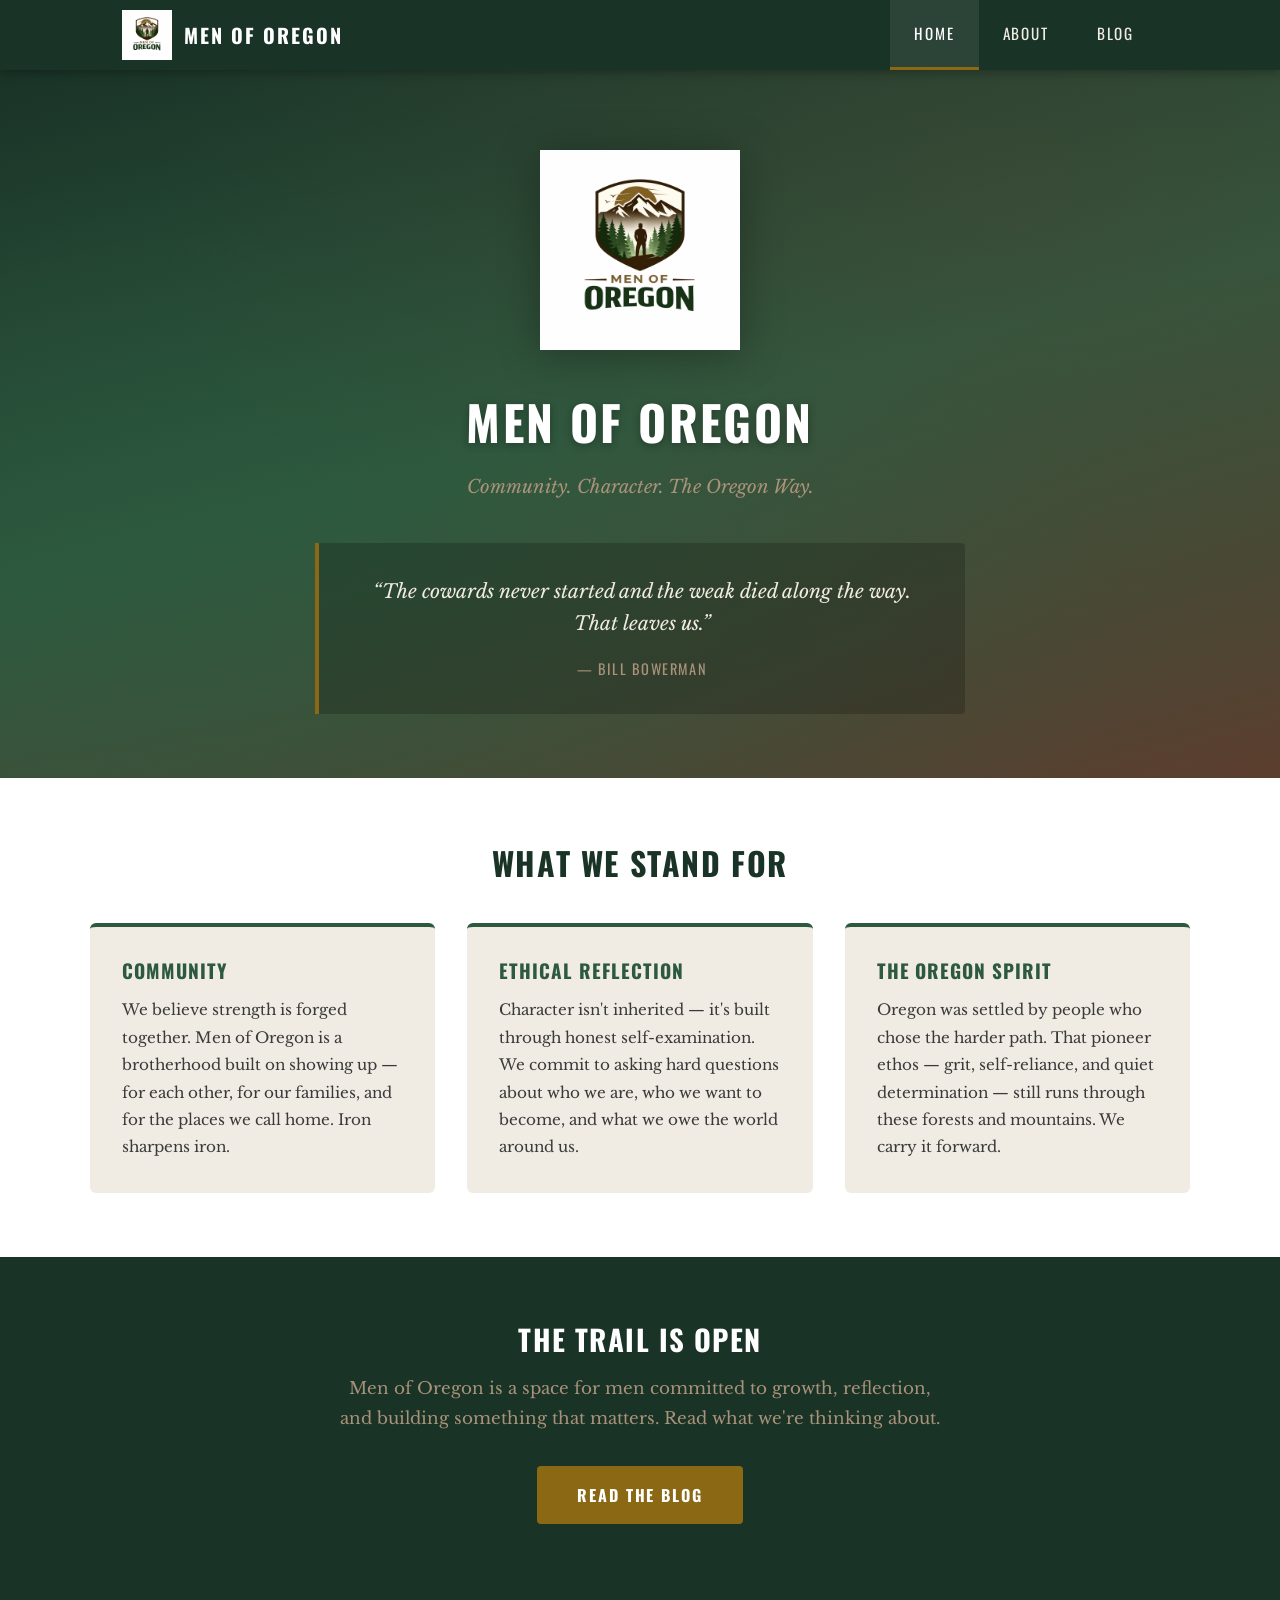
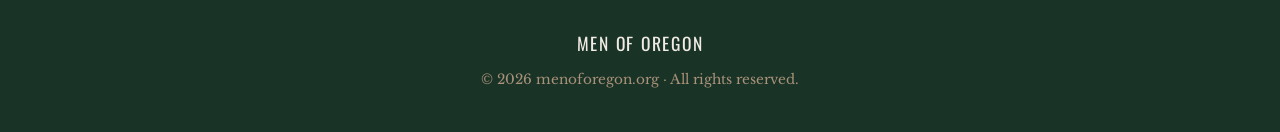
<file: index.html>
<!DOCTYPE html>
<html lang="en">
<head>
  <meta charset="UTF-8">
  <meta name="viewport" content="width=device-width, initial-scale=1.0">
  <title>Men of Oregon — Community, Character, Oregon</title>
  <meta name="description" content="Men of Oregon is a community rooted in personal ethics, reflection, and the rugged spirit of the Pacific Northwest.">
  <link rel="preconnect" href="https://fonts.googleapis.com">
  <link href="https://fonts.googleapis.com/css2?family=Libre+Baskerville:ital,wght@0,400;0,700;1,400&family=Oswald:wght@400;600;700&display=swap" rel="stylesheet">
  <link rel="stylesheet" href="css/styles.css">
  <link rel="icon" href="images/logo.png" type="image/png">
</head>
<body>

  <!-- Navigation -->
  <nav class="site-nav">
    <div class="nav-container">
      <a href="index.html" class="nav-brand">
        <img src="images/logo.png" alt="Men of Oregon logo">
        <span>Men of Oregon</span>
      </a>
      <button class="nav-toggle" aria-label="Toggle navigation" onclick="document.querySelector('.nav-links').classList.toggle('open')">
        <span></span><span></span><span></span>
      </button>
      <ul class="nav-links">
        <li><a href="index.html" class="active">Home</a></li>
        <li><a href="about.html">About</a></li>
        <li><a href="blog.html">Blog</a></li>
      </ul>
    </div>
  </nav>

  <!-- Hero Section -->
  <section class="hero">
    <div class="hero-content">
      <img src="images/logo.png" alt="Men of Oregon" class="hero-logo">
      <h1>Men of Oregon</h1>
      <p class="hero-subtitle">Community. Character. The Oregon Way.</p>
      <div class="featured-quote">
        <p>&ldquo;The cowards never started and the weak died along the way. That leaves us.&rdquo;</p>
        <cite>&mdash; Bill Bowerman</cite>
      </div>
    </div>
  </section>

  <!-- Pillars Section -->
  <section class="pillars">
    <div class="pillars-container">
      <h2>What We Stand For</h2>
      <div class="pillars-grid">
        <div class="pillar-card">
          <h3>Community</h3>
          <p>We believe strength is forged together. Men of Oregon is a brotherhood built on showing up — for each other, for our families, and for the places we call home. Iron sharpens iron.</p>
        </div>
        <div class="pillar-card">
          <h3>Ethical Reflection</h3>
          <p>Character isn't inherited — it's built through honest self-examination. We commit to asking hard questions about who we are, who we want to become, and what we owe the world around us.</p>
        </div>
        <div class="pillar-card">
          <h3>The Oregon Spirit</h3>
          <p>Oregon was settled by people who chose the harder path. That pioneer ethos — grit, self-reliance, and quiet determination — still runs through these forests and mountains. We carry it forward.</p>
        </div>
      </div>
    </div>
  </section>

  <!-- CTA Section -->
  <section class="cta-section">
    <h2>The Trail Is Open</h2>
    <p>Men of Oregon is a space for men committed to growth, reflection, and building something that matters. Read what we're thinking about.</p>
    <a href="blog.html" class="cta-button">Read the Blog</a>
  </section>

  <!-- Footer -->
  <footer class="site-footer">
    <div class="footer-container">
      <div class="footer-brand">Men of Oregon</div>
      <p>&copy; 2026 menoforegon.org &middot; All rights reserved.</p>
    </div>
  </footer>

</body>
</html>
</file>
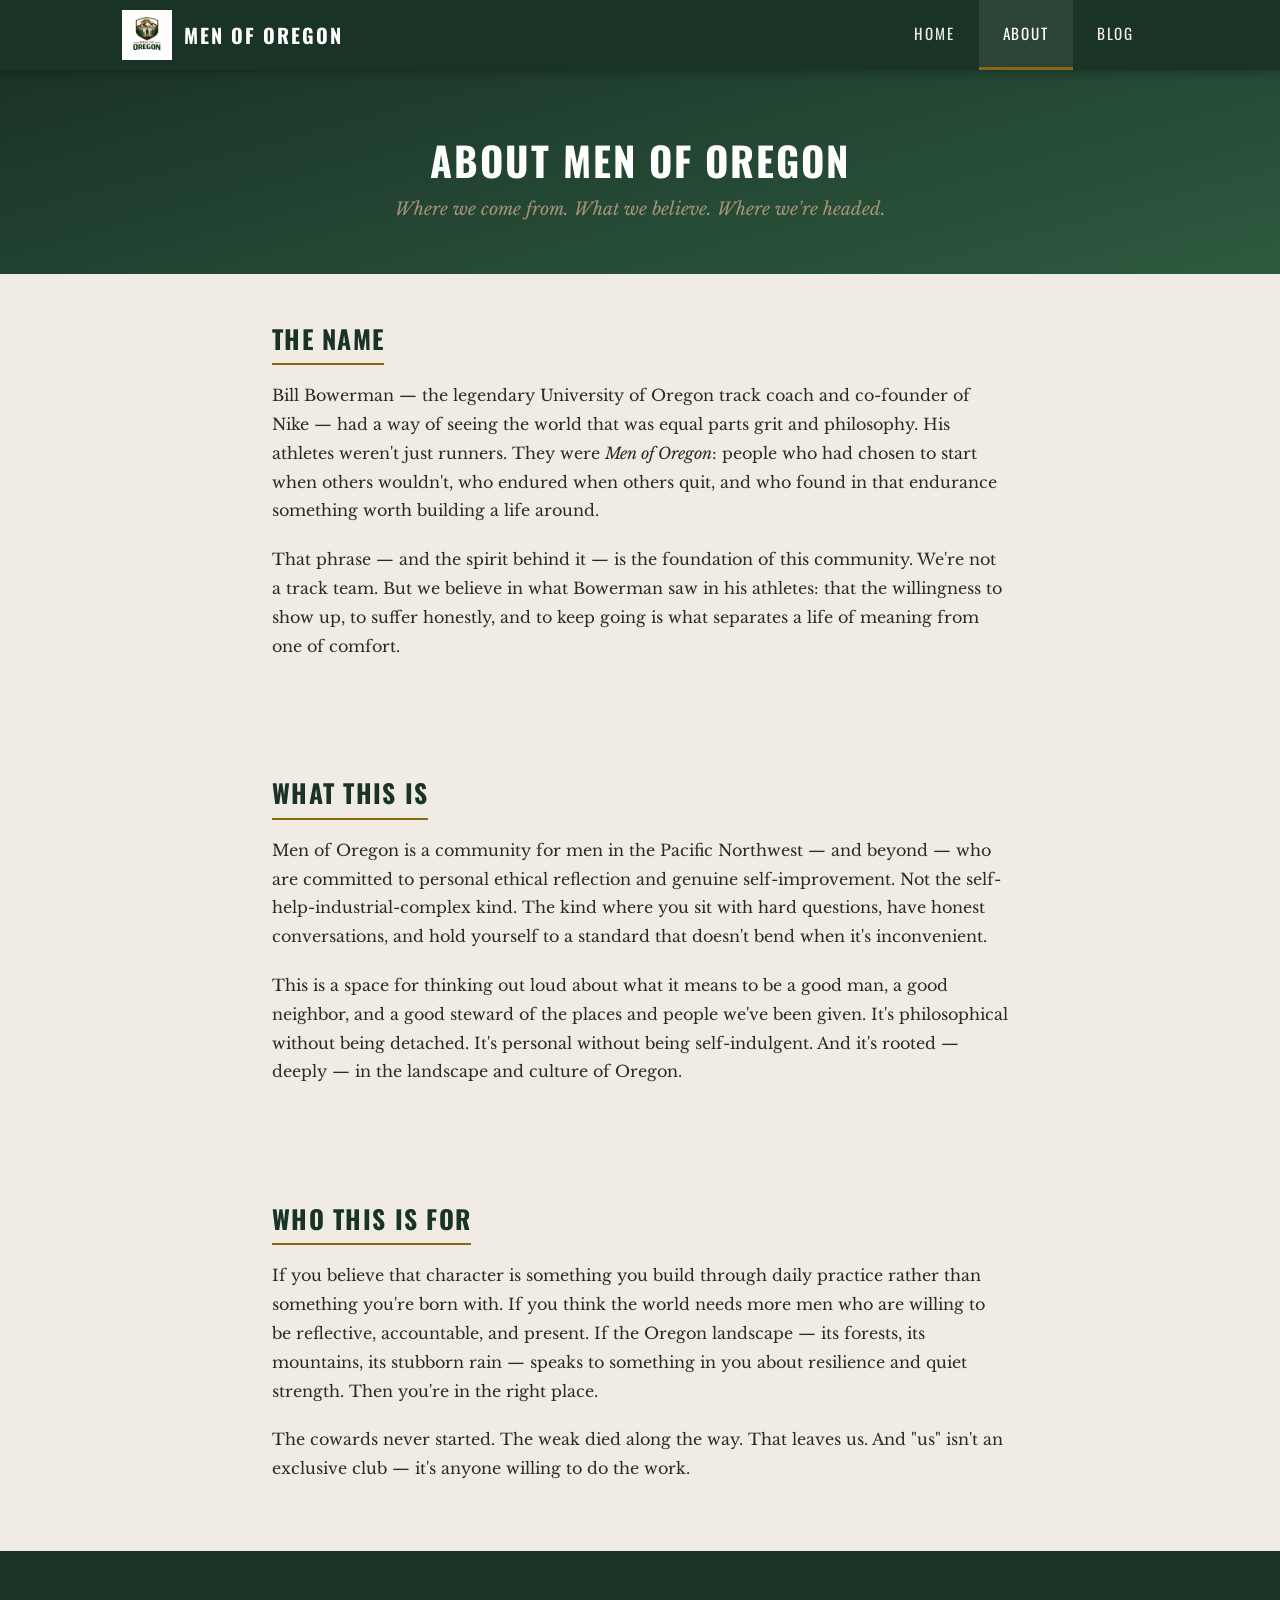
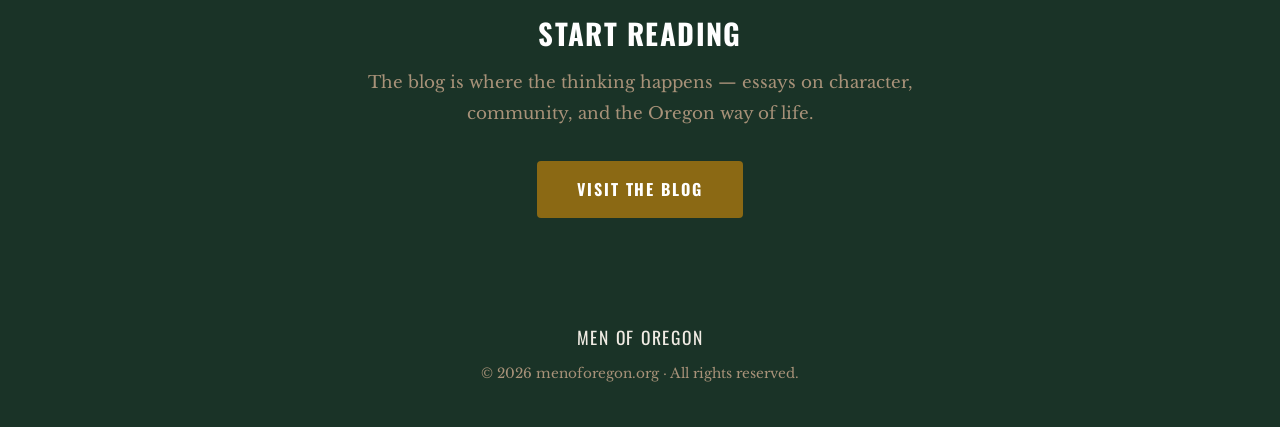
<file: about.html>
<!DOCTYPE html>
<html lang="en">
<head>
  <meta charset="UTF-8">
  <meta name="viewport" content="width=device-width, initial-scale=1.0">
  <title>About — Men of Oregon</title>
  <meta name="description" content="Learn about the Men of Oregon community — our roots in the Bowerman tradition, our values, and our mission.">
  <link rel="preconnect" href="https://fonts.googleapis.com">
  <link href="https://fonts.googleapis.com/css2?family=Libre+Baskerville:ital,wght@0,400;0,700;1,400&family=Oswald:wght@400;600;700&display=swap" rel="stylesheet">
  <link rel="stylesheet" href="css/styles.css">
  <link rel="icon" href="images/logo.png" type="image/png">
</head>
<body>

  <!-- Navigation -->
  <nav class="site-nav">
    <div class="nav-container">
      <a href="index.html" class="nav-brand">
        <img src="images/logo.png" alt="Men of Oregon logo">
        <span>Men of Oregon</span>
      </a>
      <button class="nav-toggle" aria-label="Toggle navigation" onclick="document.querySelector('.nav-links').classList.toggle('open')">
        <span></span><span></span><span></span>
      </button>
      <ul class="nav-links">
        <li><a href="index.html">Home</a></li>
        <li><a href="about.html" class="active">About</a></li>
        <li><a href="blog.html">Blog</a></li>
      </ul>
    </div>
  </nav>

  <!-- Page Header -->
  <section class="page-header">
    <h1>About Men of Oregon</h1>
    <p>Where we come from. What we believe. Where we're headed.</p>
  </section>

  <!-- Content -->
  <div class="content-section">
    <h2>The Name</h2>
    <p>Bill Bowerman — the legendary University of Oregon track coach and co-founder of Nike — had a way of seeing the world that was equal parts grit and philosophy. His athletes weren't just runners. They were <em>Men of Oregon</em>: people who had chosen to start when others wouldn't, who endured when others quit, and who found in that endurance something worth building a life around.</p>
    <p>That phrase — and the spirit behind it — is the foundation of this community. We're not a track team. But we believe in what Bowerman saw in his athletes: that the willingness to show up, to suffer honestly, and to keep going is what separates a life of meaning from one of comfort.</p>
  </div>

  <div class="content-section">
    <h2>What This Is</h2>
    <p>Men of Oregon is a community for men in the Pacific Northwest — and beyond — who are committed to personal ethical reflection and genuine self-improvement. Not the self-help-industrial-complex kind. The kind where you sit with hard questions, have honest conversations, and hold yourself to a standard that doesn't bend when it's inconvenient.</p>
    <p>This is a space for thinking out loud about what it means to be a good man, a good neighbor, and a good steward of the places and people we've been given. It's philosophical without being detached. It's personal without being self-indulgent. And it's rooted — deeply — in the landscape and culture of Oregon.</p>
  </div>

  <div class="content-section">
    <h2>Who This Is For</h2>
    <p>If you believe that character is something you build through daily practice rather than something you're born with. If you think the world needs more men who are willing to be reflective, accountable, and present. If the Oregon landscape — its forests, its mountains, its stubborn rain — speaks to something in you about resilience and quiet strength. Then you're in the right place.</p>
    <p>The cowards never started. The weak died along the way. That leaves us. And "us" isn't an exclusive club — it's anyone willing to do the work.</p>
  </div>

  <!-- CTA -->
  <section class="cta-section">
    <h2>Start Reading</h2>
    <p>The blog is where the thinking happens — essays on character, community, and the Oregon way of life.</p>
    <a href="blog.html" class="cta-button">Visit the Blog</a>
  </section>

  <!-- Footer -->
  <footer class="site-footer">
    <div class="footer-container">
      <div class="footer-brand">Men of Oregon</div>
      <p>&copy; 2026 menoforegon.org &middot; All rights reserved.</p>
    </div>
  </footer>

</body>
</html>
</file>
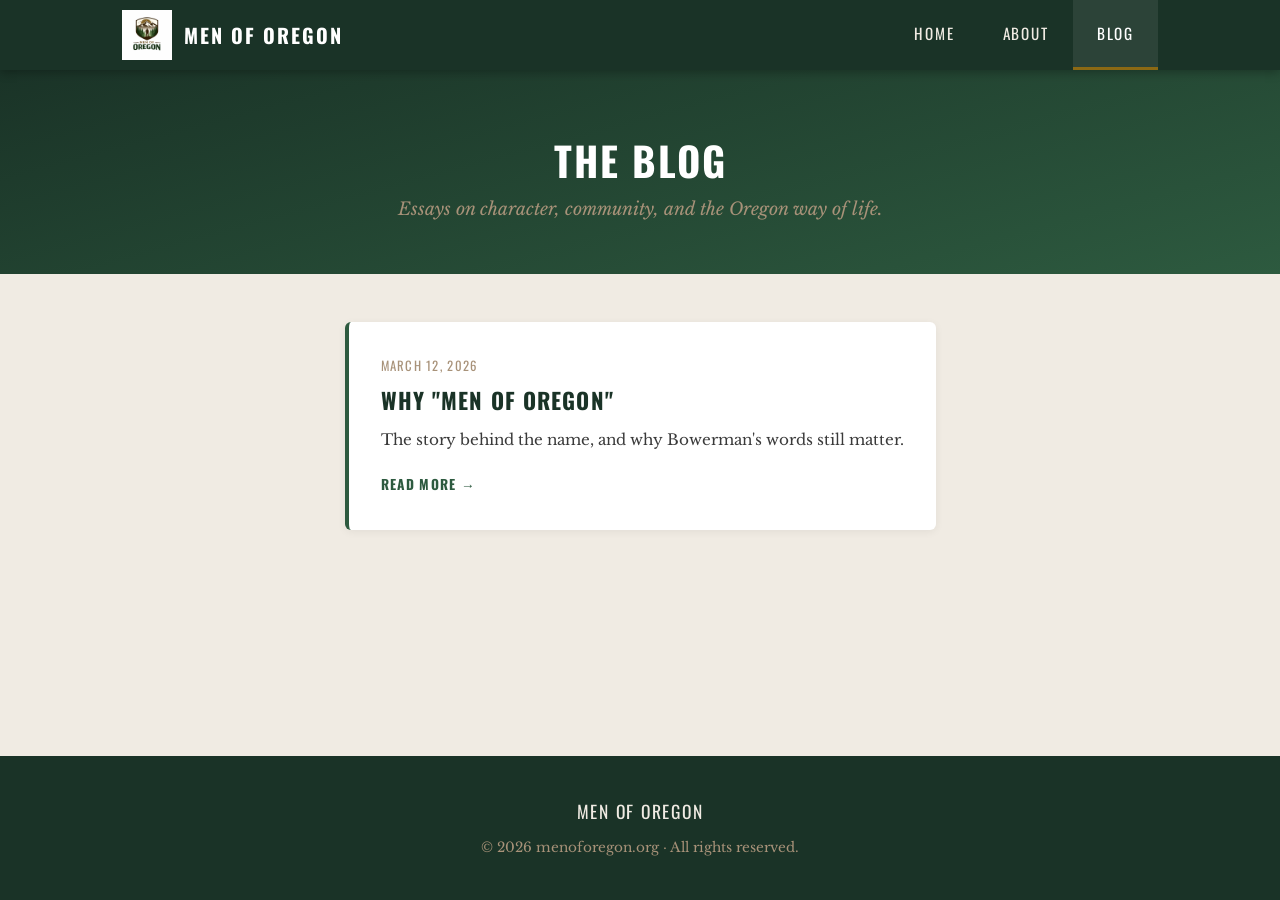
<file: blog.html>
<!DOCTYPE html>
<html lang="en">
<head>
  <meta charset="UTF-8">
  <meta name="viewport" content="width=device-width, initial-scale=1.0">
  <title>Blog — Men of Oregon</title>
  <meta name="description" content="Essays on character, community, and the Oregon way of life.">
  <link rel="preconnect" href="https://fonts.googleapis.com">
  <link href="https://fonts.googleapis.com/css2?family=Libre+Baskerville:ital,wght@0,400;0,700;1,400&family=Oswald:wght@400;600;700&display=swap" rel="stylesheet">
  <link rel="stylesheet" href="css/styles.css">
  <link rel="icon" href="images/logo.png" type="image/png">
</head>
<body>

  <!-- Navigation -->
  <nav class="site-nav">
    <div class="nav-container">
      <a href="index.html" class="nav-brand">
        <img src="images/logo.png" alt="Men of Oregon logo">
        <span>Men of Oregon</span>
      </a>
      <button class="nav-toggle" aria-label="Toggle navigation" onclick="document.querySelector('.nav-links').classList.toggle('open')">
        <span></span><span></span><span></span>
      </button>
      <ul class="nav-links">
        <li><a href="index.html">Home</a></li>
        <li><a href="about.html">About</a></li>
        <li><a href="blog.html" class="active">Blog</a></li>
      </ul>
    </div>
  </nav>

  <!-- Page Header -->
  <section class="page-header">
    <h1>The Blog</h1>
    <p>Essays on character, community, and the Oregon way of life.</p>
  </section>

  <!-- Blog Posts -->
  <div class="blog-grid" id="blog-posts">
    <article class="blog-post-card">
      <div class="post-date">March 12, 2026</div>
      <h3><a href="blog/posts/why-men-of-oregon.html">Why "Men of Oregon"</a></h3>
      <p class="post-excerpt">The story behind the name, and why Bowerman's words still matter.</p>
      <a href="blog/posts/why-men-of-oregon.html" class="read-more">Read More &rarr;</a>
    </article>
  </div>

  <!-- Footer -->
  <footer class="site-footer">
    <div class="footer-container">
      <div class="footer-brand">Men of Oregon</div>
      <p>&copy; 2026 menoforegon.org &middot; All rights reserved.</p>
    </div>
  </footer>

</body>
</html>
</file>
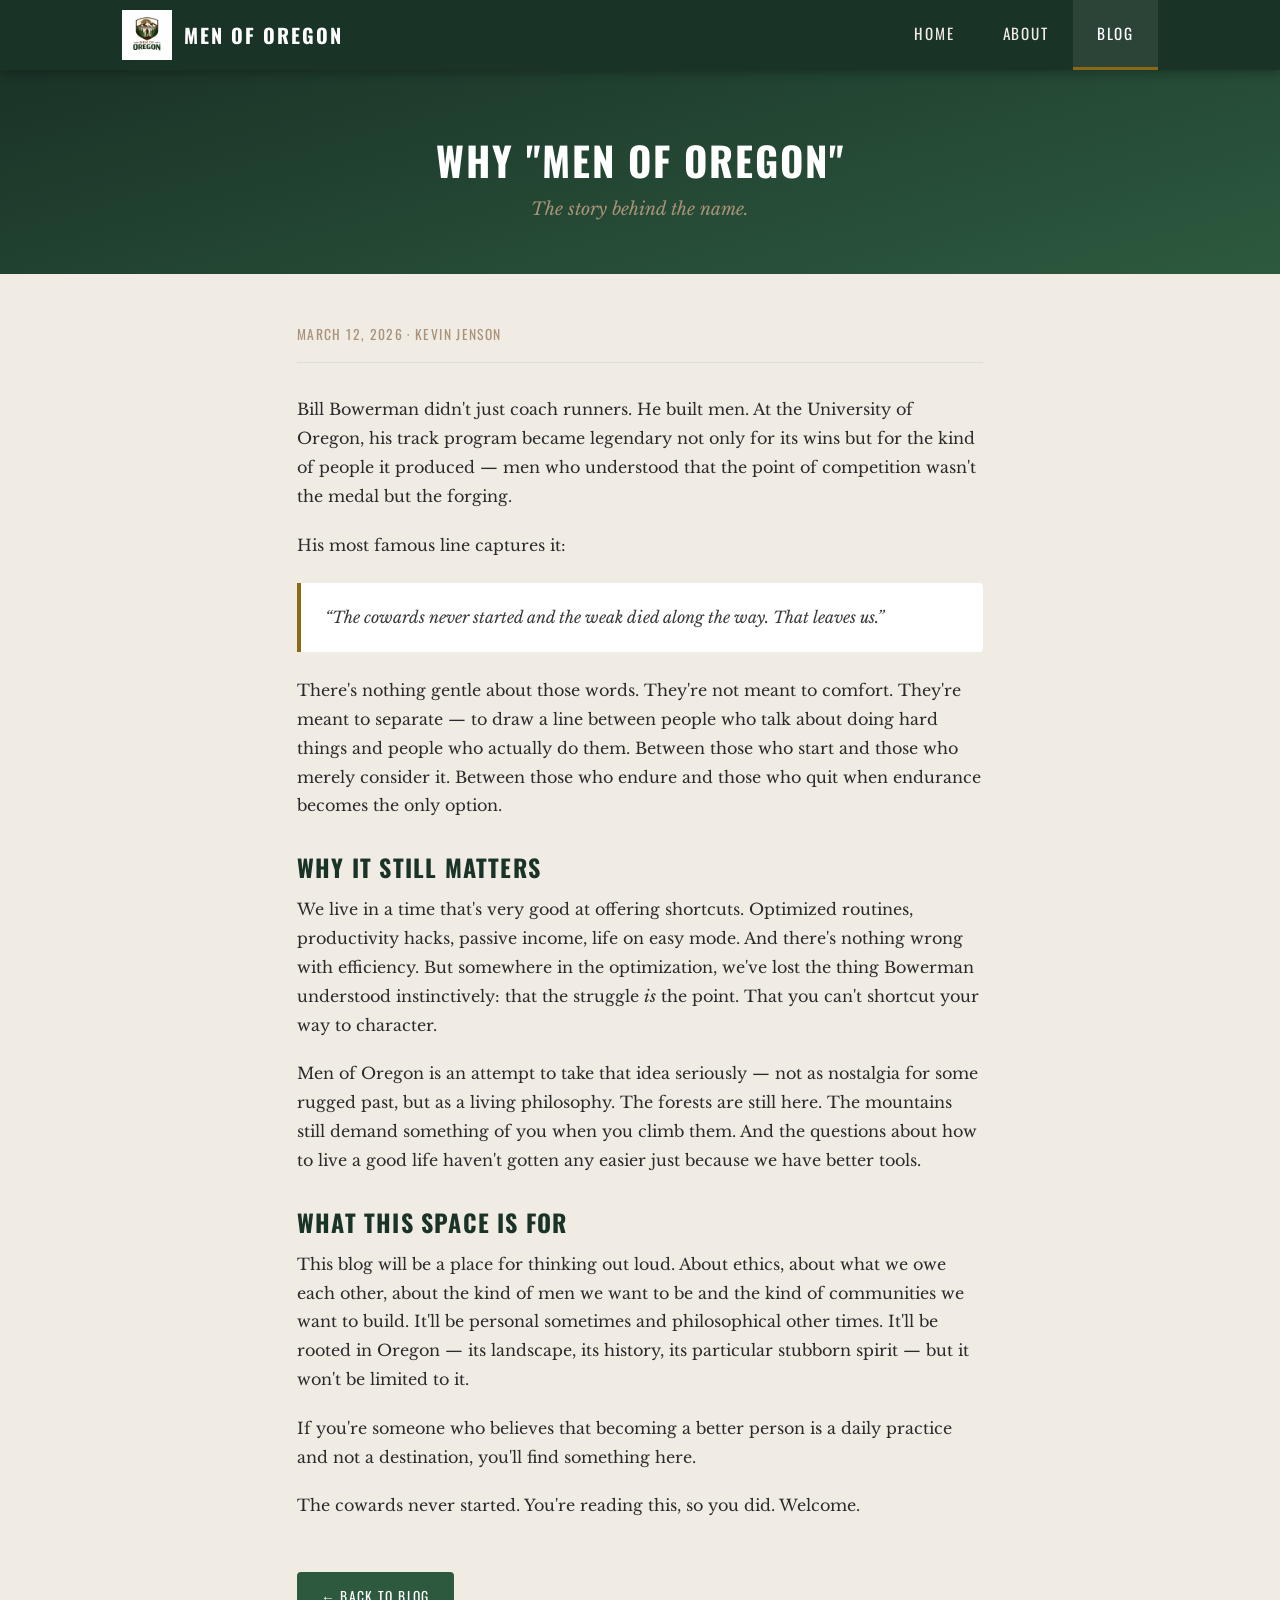
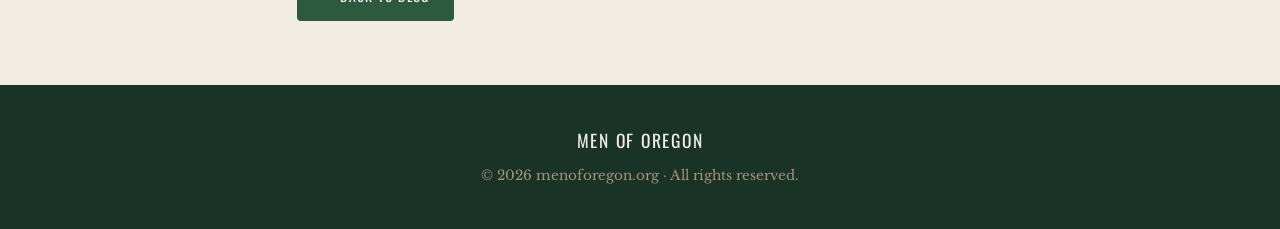
<file: blog/posts/why-men-of-oregon.html>
<!DOCTYPE html>
<html lang="en">
<head>
  <meta charset="UTF-8">
  <meta name="viewport" content="width=device-width, initial-scale=1.0">
  <title>Why "Men of Oregon" — Men of Oregon</title>
  <meta name="description" content="The story behind the name, and why Bowerman's words still matter.">
  <link rel="preconnect" href="https://fonts.googleapis.com">
  <link href="https://fonts.googleapis.com/css2?family=Libre+Baskerville:ital,wght@0,400;0,700;1,400&family=Oswald:wght@400;600;700&display=swap" rel="stylesheet">
  <link rel="stylesheet" href="../../css/styles.css">
  <link rel="icon" href="../../images/logo.png" type="image/png">
</head>
<body>

  <!-- Navigation -->
  <nav class="site-nav">
    <div class="nav-container">
      <a href="../../index.html" class="nav-brand">
        <img src="../../images/logo.png" alt="Men of Oregon logo">
        <span>Men of Oregon</span>
      </a>
      <button class="nav-toggle" aria-label="Toggle navigation" onclick="document.querySelector('.nav-links').classList.toggle('open')">
        <span></span><span></span><span></span>
      </button>
      <ul class="nav-links">
        <li><a href="../../index.html">Home</a></li>
        <li><a href="../../about.html">About</a></li>
        <li><a href="../../blog.html" class="active">Blog</a></li>
      </ul>
    </div>
  </nav>

  <!-- Post Header -->
  <section class="page-header">
    <h1>Why "Men of Oregon"</h1>
    <p>The story behind the name.</p>
  </section>

  <!-- Post Content -->
  <article class="post-content">
    <div class="post-meta">March 12, 2026 &middot; Kevin Jenson</div>

    <p>Bill Bowerman didn't just coach runners. He built men. At the University of Oregon, his track program became legendary not only for its wins but for the kind of people it produced — men who understood that the point of competition wasn't the medal but the forging.</p>

    <p>His most famous line captures it:</p>

    <blockquote>
      &ldquo;The cowards never started and the weak died along the way. That leaves us.&rdquo;
    </blockquote>

    <p>There's nothing gentle about those words. They're not meant to comfort. They're meant to separate — to draw a line between people who talk about doing hard things and people who actually do them. Between those who start and those who merely consider it. Between those who endure and those who quit when endurance becomes the only option.</p>

    <h2>Why It Still Matters</h2>

    <p>We live in a time that's very good at offering shortcuts. Optimized routines, productivity hacks, passive income, life on easy mode. And there's nothing wrong with efficiency. But somewhere in the optimization, we've lost the thing Bowerman understood instinctively: that the struggle <em>is</em> the point. That you can't shortcut your way to character.</p>

    <p>Men of Oregon is an attempt to take that idea seriously — not as nostalgia for some rugged past, but as a living philosophy. The forests are still here. The mountains still demand something of you when you climb them. And the questions about how to live a good life haven't gotten any easier just because we have better tools.</p>

    <h2>What This Space Is For</h2>

    <p>This blog will be a place for thinking out loud. About ethics, about what we owe each other, about the kind of men we want to be and the kind of communities we want to build. It'll be personal sometimes and philosophical other times. It'll be rooted in Oregon — its landscape, its history, its particular stubborn spirit — but it won't be limited to it.</p>

    <p>If you're someone who believes that becoming a better person is a daily practice and not a destination, you'll find something here.</p>

    <p>The cowards never started. You're reading this, so you did. Welcome.</p>

    <a href="../../blog.html" class="back-to-blog">&larr; Back to Blog</a>
  </article>

  <!-- Footer -->
  <footer class="site-footer">
    <div class="footer-container">
      <div class="footer-brand">Men of Oregon</div>
      <p>&copy; 2026 menoforegon.org &middot; All rights reserved.</p>
    </div>
  </footer>

</body>
</html>
</file>
<file: css/styles.css>
/* ============================================
   MEN OF OREGON — menoforegon.org
   Color Palette:
     --forest:    #1a3327  (deep forest green)
     --pine:      #2d5a3f  (pine green)
     --meadow:    #3e7a56  (lighter green accent)
     --bark:      #5c3d2e  (dark brown)
     --trail:     #8b6914  (warm brown / gold)
     --stone:     #a89279  (warm tan)
     --fog:       #f0ebe3  (off-white / cream)
     --snow:      #ffffff  (white)
   ============================================ */

:root {
  --forest: #1a3327;
  --pine: #2d5a3f;
  --meadow: #3e7a56;
  --bark: #5c3d2e;
  --trail: #8b6914;
  --stone: #a89279;
  --fog: #f0ebe3;
  --snow: #ffffff;
}

/* === RESET & BASE === */
*, *::before, *::after {
  margin: 0;
  padding: 0;
  box-sizing: border-box;
}

html {
  scroll-behavior: smooth;
  font-size: 16px;
}

body {
  font-family: 'Libre Baskerville', Georgia, 'Times New Roman', serif;
  color: var(--forest);
  background-color: var(--fog);
  line-height: 1.8;
  min-height: 100vh;
  display: flex;
  flex-direction: column;
}

h1, h2, h3, h4, h5, h6 {
  font-family: 'Oswald', 'Arial Narrow', sans-serif;
  font-weight: 700;
  text-transform: uppercase;
  letter-spacing: 0.05em;
  line-height: 1.3;
}

a {
  color: var(--pine);
  text-decoration: none;
  transition: color 0.3s ease;
}

a:hover {
  color: var(--trail);
}

img {
  max-width: 100%;
  height: auto;
}

/* === NAVIGATION === */
.site-nav {
  background-color: var(--forest);
  padding: 0;
  position: sticky;
  top: 0;
  z-index: 100;
  box-shadow: 0 2px 10px rgba(0,0,0,0.3);
}

.nav-container {
  max-width: 1100px;
  margin: 0 auto;
  display: flex;
  align-items: center;
  justify-content: space-between;
  padding: 0 2rem;
}

.nav-brand {
  display: flex;
  align-items: center;
  gap: 0.75rem;
  padding: 0.5rem 0;
}

.nav-brand img {
  height: 50px;
  width: auto;
}

.nav-brand span {
  font-family: 'Oswald', sans-serif;
  font-size: 1.25rem;
  font-weight: 700;
  color: var(--snow);
  text-transform: uppercase;
  letter-spacing: 0.1em;
}

.nav-links {
  display: flex;
  list-style: none;
  gap: 0;
}

.nav-links a {
  display: block;
  padding: 1.25rem 1.5rem;
  color: var(--fog);
  font-family: 'Oswald', sans-serif;
  font-size: 0.95rem;
  text-transform: uppercase;
  letter-spacing: 0.12em;
  transition: background-color 0.3s, color 0.3s;
  border-bottom: 3px solid transparent;
}

.nav-links a:hover,
.nav-links a.active {
  background-color: rgba(255,255,255,0.08);
  color: var(--snow);
  border-bottom: 3px solid var(--trail);
}

/* Mobile nav toggle */
.nav-toggle {
  display: none;
  background: none;
  border: none;
  cursor: pointer;
  padding: 0.5rem;
}

.nav-toggle span {
  display: block;
  width: 25px;
  height: 3px;
  background: var(--fog);
  margin: 5px 0;
  transition: 0.3s;
  border-radius: 2px;
}

/* === HERO SECTION === */
.hero {
  background: linear-gradient(165deg, var(--forest) 0%, var(--pine) 50%, var(--bark) 100%);
  color: var(--snow);
  text-align: center;
  padding: 5rem 2rem 4rem;
  position: relative;
  overflow: hidden;
}

.hero::before {
  content: '';
  position: absolute;
  top: 0; left: 0; right: 0; bottom: 0;
  background:
    radial-gradient(ellipse at 20% 80%, rgba(45,90,63,0.4) 0%, transparent 60%),
    radial-gradient(ellipse at 80% 20%, rgba(92,61,46,0.3) 0%, transparent 60%);
  pointer-events: none;
}

.hero-content {
  position: relative;
  z-index: 1;
  max-width: 800px;
  margin: 0 auto;
}

.hero-logo {
  width: 200px;
  margin-bottom: 2rem;
  filter: drop-shadow(0 4px 20px rgba(0,0,0,0.3));
}

.hero h1 {
  font-size: 3rem;
  margin-bottom: 1rem;
  text-shadow: 0 2px 8px rgba(0,0,0,0.3);
}

.hero-subtitle {
  font-size: 1.15rem;
  color: var(--stone);
  margin-bottom: 2.5rem;
  font-style: italic;
}

/* === BLOCKQUOTE / FEATURED QUOTE === */
.featured-quote {
  background: rgba(0,0,0,0.2);
  border-left: 4px solid var(--trail);
  padding: 2rem 2.5rem;
  margin: 0 auto;
  max-width: 650px;
  border-radius: 0 4px 4px 0;
}

.featured-quote p {
  font-size: 1.2rem;
  font-style: italic;
  line-height: 1.7;
  color: var(--fog);
}

.featured-quote cite {
  display: block;
  margin-top: 1rem;
  font-size: 0.9rem;
  color: var(--stone);
  font-style: normal;
  font-family: 'Oswald', sans-serif;
  text-transform: uppercase;
  letter-spacing: 0.1em;
}

/* === PAGE CONTENT SECTIONS === */
.page-header {
  background: linear-gradient(165deg, var(--forest) 0%, var(--pine) 100%);
  color: var(--snow);
  text-align: center;
  padding: 4rem 2rem 3rem;
}

.page-header h1 {
  font-size: 2.5rem;
}

.page-header p {
  color: var(--stone);
  font-style: italic;
  margin-top: 0.5rem;
  font-size: 1.1rem;
}

.content-section {
  max-width: 800px;
  margin: 0 auto;
  padding: 3rem 2rem;
}

.content-section h2 {
  font-size: 1.6rem;
  color: var(--forest);
  margin-bottom: 1rem;
  padding-bottom: 0.5rem;
  border-bottom: 2px solid var(--trail);
  display: inline-block;
}

.content-section p {
  margin-bottom: 1.25rem;
  color: #2a2a2a;
}

/* === PILLARS / FEATURE CARDS === */
.pillars {
  background: var(--snow);
  padding: 4rem 2rem;
}

.pillars-container {
  max-width: 1100px;
  margin: 0 auto;
}

.pillars h2 {
  text-align: center;
  font-size: 2rem;
  color: var(--forest);
  margin-bottom: 2.5rem;
}

.pillars-grid {
  display: grid;
  grid-template-columns: repeat(auto-fit, minmax(280px, 1fr));
  gap: 2rem;
}

.pillar-card {
  background: var(--fog);
  border-radius: 6px;
  padding: 2rem;
  border-top: 4px solid var(--pine);
  transition: transform 0.3s, box-shadow 0.3s;
}

.pillar-card:hover {
  transform: translateY(-4px);
  box-shadow: 0 8px 24px rgba(0,0,0,0.1);
}

.pillar-card h3 {
  font-size: 1.2rem;
  color: var(--pine);
  margin-bottom: 0.75rem;
}

.pillar-card p {
  font-size: 0.95rem;
  color: #3a3a3a;
}

/* === BLOG LISTING === */
.blog-grid {
  max-width: 800px;
  margin: 0 auto;
  padding: 3rem 2rem;
}

.blog-post-card {
  background: var(--snow);
  border-radius: 6px;
  padding: 2rem;
  margin-bottom: 2rem;
  border-left: 4px solid var(--pine);
  box-shadow: 0 2px 8px rgba(0,0,0,0.06);
  transition: transform 0.3s, box-shadow 0.3s;
}

.blog-post-card:hover {
  transform: translateY(-2px);
  box-shadow: 0 6px 20px rgba(0,0,0,0.1);
}

.blog-post-card .post-date {
  font-family: 'Oswald', sans-serif;
  font-size: 0.8rem;
  text-transform: uppercase;
  letter-spacing: 0.1em;
  color: var(--stone);
  margin-bottom: 0.5rem;
}

.blog-post-card h3 {
  font-size: 1.4rem;
  color: var(--forest);
  margin-bottom: 0.75rem;
}

.blog-post-card h3 a {
  color: var(--forest);
}

.blog-post-card h3 a:hover {
  color: var(--pine);
}

.blog-post-card .post-excerpt {
  color: #3a3a3a;
  font-size: 0.95rem;
  margin-bottom: 1rem;
}

.read-more {
  font-family: 'Oswald', sans-serif;
  text-transform: uppercase;
  letter-spacing: 0.1em;
  font-size: 0.85rem;
  color: var(--pine);
  font-weight: 700;
}

.read-more:hover {
  color: var(--trail);
}

/* === SINGLE BLOG POST === */
.post-content {
  max-width: 750px;
  margin: 0 auto;
  padding: 3rem 2rem 4rem;
}

.post-content .post-meta {
  font-family: 'Oswald', sans-serif;
  font-size: 0.85rem;
  text-transform: uppercase;
  letter-spacing: 0.1em;
  color: var(--stone);
  margin-bottom: 2rem;
  padding-bottom: 1rem;
  border-bottom: 1px solid #ddd;
}

.post-content h2 {
  font-size: 1.5rem;
  color: var(--forest);
  margin: 2rem 0 0.75rem;
}

.post-content h3 {
  font-size: 1.2rem;
  color: var(--pine);
  margin: 1.5rem 0 0.5rem;
}

.post-content p {
  margin-bottom: 1.25rem;
  color: #2a2a2a;
}

.post-content blockquote {
  background: var(--snow);
  border-left: 4px solid var(--trail);
  padding: 1.25rem 1.5rem;
  margin: 1.5rem 0;
  font-style: italic;
  color: #3a3a3a;
  border-radius: 0 4px 4px 0;
}

.post-content ul, .post-content ol {
  margin: 1rem 0 1.25rem 1.5rem;
}

.post-content li {
  margin-bottom: 0.5rem;
}

.back-to-blog {
  display: inline-block;
  margin-top: 2rem;
  padding: 0.75rem 1.5rem;
  background: var(--pine);
  color: var(--snow);
  font-family: 'Oswald', sans-serif;
  text-transform: uppercase;
  letter-spacing: 0.1em;
  font-size: 0.85rem;
  border-radius: 4px;
  transition: background 0.3s;
}

.back-to-blog:hover {
  background: var(--forest);
  color: var(--snow);
}

/* === CTA SECTION === */
.cta-section {
  background: var(--forest);
  color: var(--snow);
  text-align: center;
  padding: 4rem 2rem;
}

.cta-section h2 {
  font-size: 1.8rem;
  margin-bottom: 1rem;
}

.cta-section p {
  color: var(--stone);
  max-width: 600px;
  margin: 0 auto 2rem;
  font-size: 1.05rem;
}

.cta-button {
  display: inline-block;
  padding: 0.9rem 2.5rem;
  background: var(--trail);
  color: var(--snow);
  font-family: 'Oswald', sans-serif;
  text-transform: uppercase;
  letter-spacing: 0.12em;
  font-size: 1rem;
  font-weight: 700;
  border-radius: 4px;
  transition: background 0.3s, transform 0.2s;
}

.cta-button:hover {
  background: var(--bark);
  color: var(--snow);
  transform: translateY(-2px);
}

/* === FOOTER === */
.site-footer {
  background: var(--forest);
  color: var(--stone);
  padding: 2.5rem 2rem;
  margin-top: auto;
  text-align: center;
}

.footer-container {
  max-width: 1100px;
  margin: 0 auto;
}

.footer-brand {
  font-family: 'Oswald', sans-serif;
  font-size: 1.1rem;
  color: var(--fog);
  text-transform: uppercase;
  letter-spacing: 0.1em;
  margin-bottom: 0.5rem;
}

.site-footer p {
  font-size: 0.85rem;
  color: var(--stone);
}

.site-footer a {
  color: var(--stone);
}

.site-footer a:hover {
  color: var(--snow);
}

/* === EMPTY STATE === */
.empty-state {
  text-align: center;
  padding: 4rem 2rem;
  color: var(--stone);
}

.empty-state p {
  font-size: 1.1rem;
  font-style: italic;
}

/* === RESPONSIVE === */
@media (max-width: 768px) {
  .nav-toggle {
    display: block;
  }

  .nav-links {
    display: none;
    flex-direction: column;
    width: 100%;
    position: absolute;
    top: 100%;
    left: 0;
    background: var(--forest);
    box-shadow: 0 4px 12px rgba(0,0,0,0.3);
  }

  .nav-links.open {
    display: flex;
  }

  .nav-links a {
    padding: 1rem 2rem;
    border-bottom: 1px solid rgba(255,255,255,0.08);
  }

  .nav-container {
    flex-wrap: wrap;
  }

  .hero {
    padding: 3rem 1.5rem;
  }

  .hero h1 {
    font-size: 2rem;
  }

  .hero-logo {
    width: 150px;
  }

  .featured-quote {
    padding: 1.5rem;
  }

  .featured-quote p {
    font-size: 1.05rem;
  }

  .page-header h1 {
    font-size: 1.8rem;
  }

  .content-section {
    padding: 2rem 1.5rem;
  }

  .pillars {
    padding: 2.5rem 1.5rem;
  }
}

@media (max-width: 480px) {
  .hero h1 {
    font-size: 1.6rem;
  }

  .nav-brand span {
    font-size: 1rem;
  }
}
</file>
